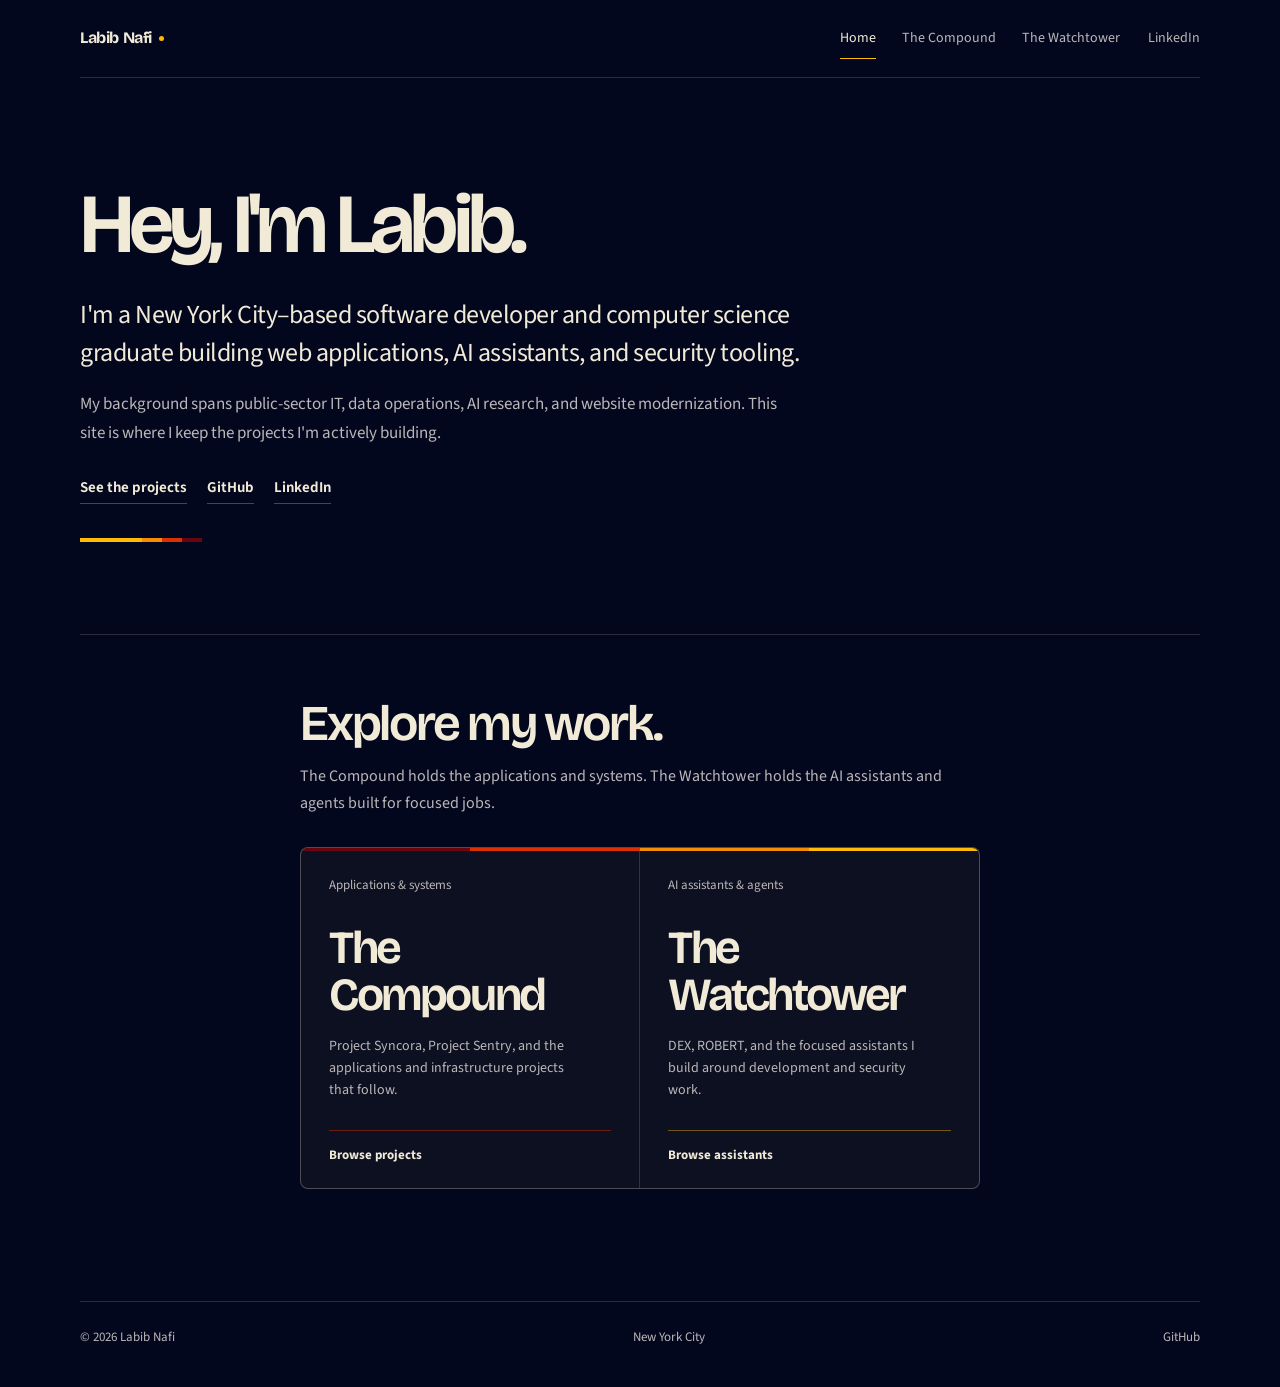
<file: index.html>
<!doctype html>
<html lang="en">
<head>
  <meta charset="utf-8">
  <meta name="viewport" content="width=device-width, initial-scale=1">
  <meta name="theme-color" content="#03071E">
  <meta name="description" content="Labib Nafi is a New York City–based software developer building applications, AI assistants, and cybersecurity projects.">
  <meta property="og:title" content="Labib Nafi — Software developer">
  <meta property="og:description" content="Software, AI assistants, and security projects by Labib Nafi.">
  <meta property="og:type" content="website">
  <title>Labib Nafi — Software Developer</title>
  <link rel="icon" href="assets/favicon.svg" type="image/svg+xml">
  <link rel="preconnect" href="https://fonts.googleapis.com">
  <link rel="preconnect" href="https://fonts.gstatic.com" crossorigin>
  <link href="https://fonts.googleapis.com/css2?family=Bricolage+Grotesque:opsz,wght@12..96,500;12..96,600;12..96,700&family=Source+Sans+3:wght@400;500;600;700&display=swap" rel="stylesheet">
  <link rel="stylesheet" href="css/site.css?v=7">
  <script defer src="js/site.js?v=7"></script>
</head>
<body data-page="home">
  <a class="skip-link" href="#main">Skip to content</a>
  <div class="site-shell">
    <header class="site-header">
      <a class="brand" href="./" aria-label="Labib Nafi, home"><span class="brand-name">Labib Nafi</span></a>
      <nav class="top-nav" aria-label="Main navigation">
        <a aria-current="page" href="./">Home</a>
        <a href="compound.html">The Compound</a>
        <a href="watchtower.html">The Watchtower</a>
      </nav>
      <a class="header-link" href="https://www.linkedin.com/in/labib-n-0ab96a26a/" target="_blank" rel="noopener noreferrer">LinkedIn</a>
    </header>

    <main id="main">
      <section class="home-intro" aria-labelledby="hello-title">
        <h1 id="hello-title">Hey, I'm Labib.</h1>
        <p class="intro-lead">I'm a New York City–based software developer and computer science graduate building web applications, AI assistants, and security tooling.</p>
        <p class="intro-support">My background spans public-sector IT, data operations, AI research, and website modernization. This site is where I keep the projects I'm actively building.</p>
        <nav class="intro-links" aria-label="Portfolio and profile links">
          <a href="#work">See the projects</a>
          <a href="https://github.com/lnafi26" target="_blank" rel="noopener noreferrer">GitHub</a>
          <a href="https://www.linkedin.com/in/labib-n-0ab96a26a/" target="_blank" rel="noopener noreferrer">LinkedIn</a>
        </nav>
      </section>

      <section class="work-section" id="work" aria-labelledby="work-title">
        <div class="work-intro">
          <h2 id="work-title">Explore my work.</h2>
          <p>The Compound holds the applications and systems. The Watchtower holds the AI assistants and agents built for focused jobs.</p>
        </div>
        <div class="work-pair" role="group" aria-label="Explore my two collections of projects">
          <a class="work-half" href="compound.html">
            <span class="work-half-label">Applications &amp; systems</span>
            <span class="work-half-inner">
              <span class="work-half-title">The<br>Compound</span>
              <span class="work-half-description">Project Syncora, Project Sentry, and the applications and infrastructure projects that follow.</span>
            </span>
            <span class="work-half-action">Browse projects</span>
          </a>
          <a class="work-half" href="watchtower.html">
            <span class="work-half-label">AI assistants &amp; agents</span>
            <span class="work-half-inner">
              <span class="work-half-title">The<br>Watchtower</span>
              <span class="work-half-description">DEX, ROBERT, and the focused assistants I build around development and security work.</span>
            </span>
            <span class="work-half-action">Browse assistants</span>
          </a>
        </div>
      </section>
    </main>
    <footer class="site-footer"><span>© <span data-year>2026</span> Labib Nafi</span><span>New York City</span><a href="https://github.com/lnafi26" target="_blank" rel="noopener noreferrer">GitHub</a></footer>
  </div>
</body>
</html>
</file>
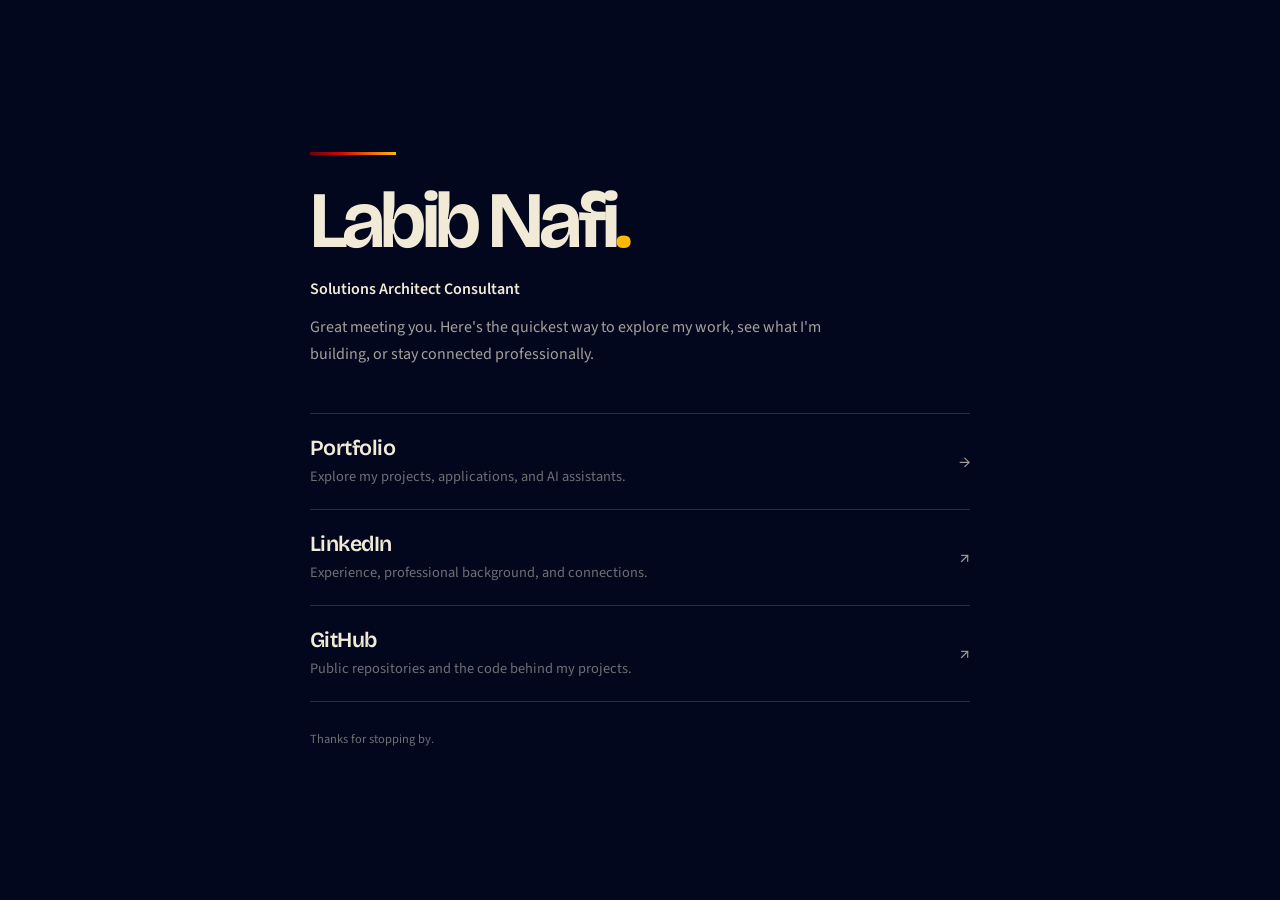
<file: connect/index.html>
<!DOCTYPE html>
<html lang="en">
<head>
  <meta charset="UTF-8" />
  <meta name="viewport" content="width=device-width, initial-scale=1.0" />
  <meta name="theme-color" content="#03071E" />

  <meta
    name="description"
    content="Connect with Labib Nafi — Solutions Architect Consultant."
  />

  <title>Connect | Labib Nafi</title>

  <link rel="preconnect" href="https://fonts.googleapis.com">
  <link rel="preconnect" href="https://fonts.gstatic.com" crossorigin>

  <link
    href="https://fonts.googleapis.com/css2?family=Bricolage+Grotesque:opsz,wght@12..96,500;12..96,600;12..96,700&family=Source+Sans+3:wght@400;500;600&display=swap"
    rel="stylesheet"
  >

  <style>
    :root {
      --ink-black: #03071E;

      --night-bordeaux: #370617;
      --black-cherry: #6A040F;
      --oxblood: #9D0208;
      --brick-ember: #D00000;
      --red-ochre: #DC2F02;
      --cayenne: #E85D04;
      --saffron: #F48C06;
      --orange: #FAA307;
      --amber: #FFBA08;

      --eggshell: #F0EAD6;
      --muted: rgba(240, 234, 214, 0.68);
      --muted-soft: rgba(240, 234, 214, 0.46);

      --line: rgba(240, 234, 214, 0.17);
      --line-strong: rgba(240, 234, 214, 0.28);

      color-scheme: dark;
      font-synthesis: none;
    }

    *,
    *::before,
    *::after {
      box-sizing: border-box;
    }

    html {
      background: var(--ink-black);
    }

    body {
      margin: 0;
      min-width: 320px;
      min-height: 100svh;

      display: grid;
      place-items: center;

      padding: 40px 24px;

      background: var(--ink-black);
      color: var(--eggshell);

      font-family:
        "Source Sans 3",
        system-ui,
        -apple-system,
        BlinkMacSystemFont,
        "Segoe UI",
        sans-serif;

      -webkit-font-smoothing: antialiased;
      text-rendering: optimizeLegibility;
    }

    a {
      color: inherit;
    }

    .connect-shell {
      position: relative;
      width: min(100%, 660px);
      padding-top: 30px;
    }

    /*
      One intentional decorative treatment:
      the site's warm spectrum appears once and nowhere else.
    */
    .connect-shell::before {
      content: "";
      position: absolute;
      top: 0;
      left: 0;

      width: 86px;
      height: 3px;

      background: linear-gradient(
        90deg,
        var(--black-cherry),
        var(--brick-ember),
        var(--cayenne),
        var(--amber)
      );
    }

    .identity {
      padding-bottom: 46px;
    }

    h1 {
      margin: 0;

      font-family:
        "Bricolage Grotesque",
        "Source Sans 3",
        sans-serif;

      font-size: clamp(3rem, 10vw, 5rem);
      font-weight: 650;
      line-height: 0.98;
      letter-spacing: -0.06em;
    }

    .punctuation {
      color: var(--amber);
    }

    .role {
      margin: 18px 0 0;

      color: var(--eggshell);

      font-size: 1rem;
      font-weight: 600;
    }

    .intro {
      max-width: 520px;

      margin: 14px 0 0;

      color: var(--muted);

      font-size: 1rem;
      line-height: 1.65;
    }

    .connect-links {
      border-top: 1px solid var(--line);
    }

    .connect-link {
      min-height: 96px;

      display: grid;
      grid-template-columns: minmax(0, 1fr) auto;
      align-items: center;
      gap: 24px;

      padding: 20px 0;

      border-bottom: 1px solid var(--line);

      text-decoration: none;

      transition:
        border-color 160ms ease,
        color 160ms ease;
    }

    .connect-link:hover {
      border-color: var(--line-strong);
    }

    .link-copy {
      min-width: 0;
    }

    .link-title {
      display: block;

      font-family:
        "Bricolage Grotesque",
        "Source Sans 3",
        sans-serif;

      font-size: 1.35rem;
      font-weight: 600;
      line-height: 1.2;
      letter-spacing: -0.025em;

      transition: color 160ms ease;
    }

    .connect-link:hover .link-title {
      color: var(--amber);
    }

    .link-description {
      display: block;

      margin-top: 5px;

      color: var(--muted-soft);

      font-size: 0.9rem;
      line-height: 1.45;
    }

    .link-arrow {
      color: var(--muted);
      font-size: 1.15rem;
      line-height: 1;

      transition:
        color 160ms ease,
        transform 160ms ease;
    }

    .connect-link:hover .link-arrow {
      color: var(--amber);
      transform: translate(2px, -2px);
    }

    .connect-link.internal:hover .link-arrow {
      transform: translateX(3px);
    }

    .connect-link:focus-visible {
      outline: 3px solid var(--amber);
      outline-offset: 7px;
    }

    .footer-note {
      margin: 28px 0 0;

      color: var(--muted-soft);

      font-size: 0.78rem;
    }

    @media (max-width: 520px) {
      body {
        align-items: start;
        padding: 48px 22px 36px;
      }

      .connect-shell {
        padding-top: 24px;
      }

      .identity {
        padding-bottom: 38px;
      }

      h1 {
        font-size: clamp(3rem, 16vw, 4.3rem);
      }

      .connect-link {
        min-height: 88px;
        gap: 18px;
        padding: 18px 0;
      }

      .link-title {
        font-size: 1.2rem;
      }

      .link-description {
        font-size: 0.84rem;
      }
    }

    @media (prefers-reduced-motion: reduce) {
      *,
      *::before,
      *::after {
        transition-duration: 0.01ms !important;
      }

      .connect-link:hover .link-arrow {
        transform: none;
      }
    }
  </style>
</head>

<body>
  <main class="connect-shell">

    <header class="identity">
      <h1>
        Labib Nafi<span class="punctuation">.</span>
      </h1>

      <p class="role">
        Solutions Architect Consultant
      </p>

      <p class="intro">
        Great meeting you. Here's the quickest way to explore my work,
        see what I'm building, or stay connected professionally.
      </p>
    </header>

    <nav class="connect-links" aria-label="Professional links">

      <a class="connect-link internal" href="../">
        <span class="link-copy">
          <span class="link-title">Portfolio</span>

          <span class="link-description">
            Explore my projects, applications, and AI assistants.
          </span>
        </span>

        <span class="link-arrow" aria-hidden="true">→</span>
      </a>

      <a
        class="connect-link"
        href="https://www.linkedin.com/in/labib-n-0ab96a26a/"
        target="_blank"
        rel="noopener noreferrer"
      >
        <span class="link-copy">
          <span class="link-title">LinkedIn</span>

          <span class="link-description">
            Experience, professional background, and connections.
          </span>
        </span>

        <span class="link-arrow" aria-hidden="true">↗</span>
      </a>

      <a
        class="connect-link"
        href="https://github.com/lnafi26"
        target="_blank"
        rel="noopener noreferrer"
      >
        <span class="link-copy">
          <span class="link-title">GitHub</span>

          <span class="link-description">
            Public repositories and the code behind my projects.
          </span>
        </span>

        <span class="link-arrow" aria-hidden="true">↗</span>
      </a>

    </nav>

    <p class="footer-note">
      Thanks for stopping by.
    </p>

  </main>
</body>
</html>
</file>
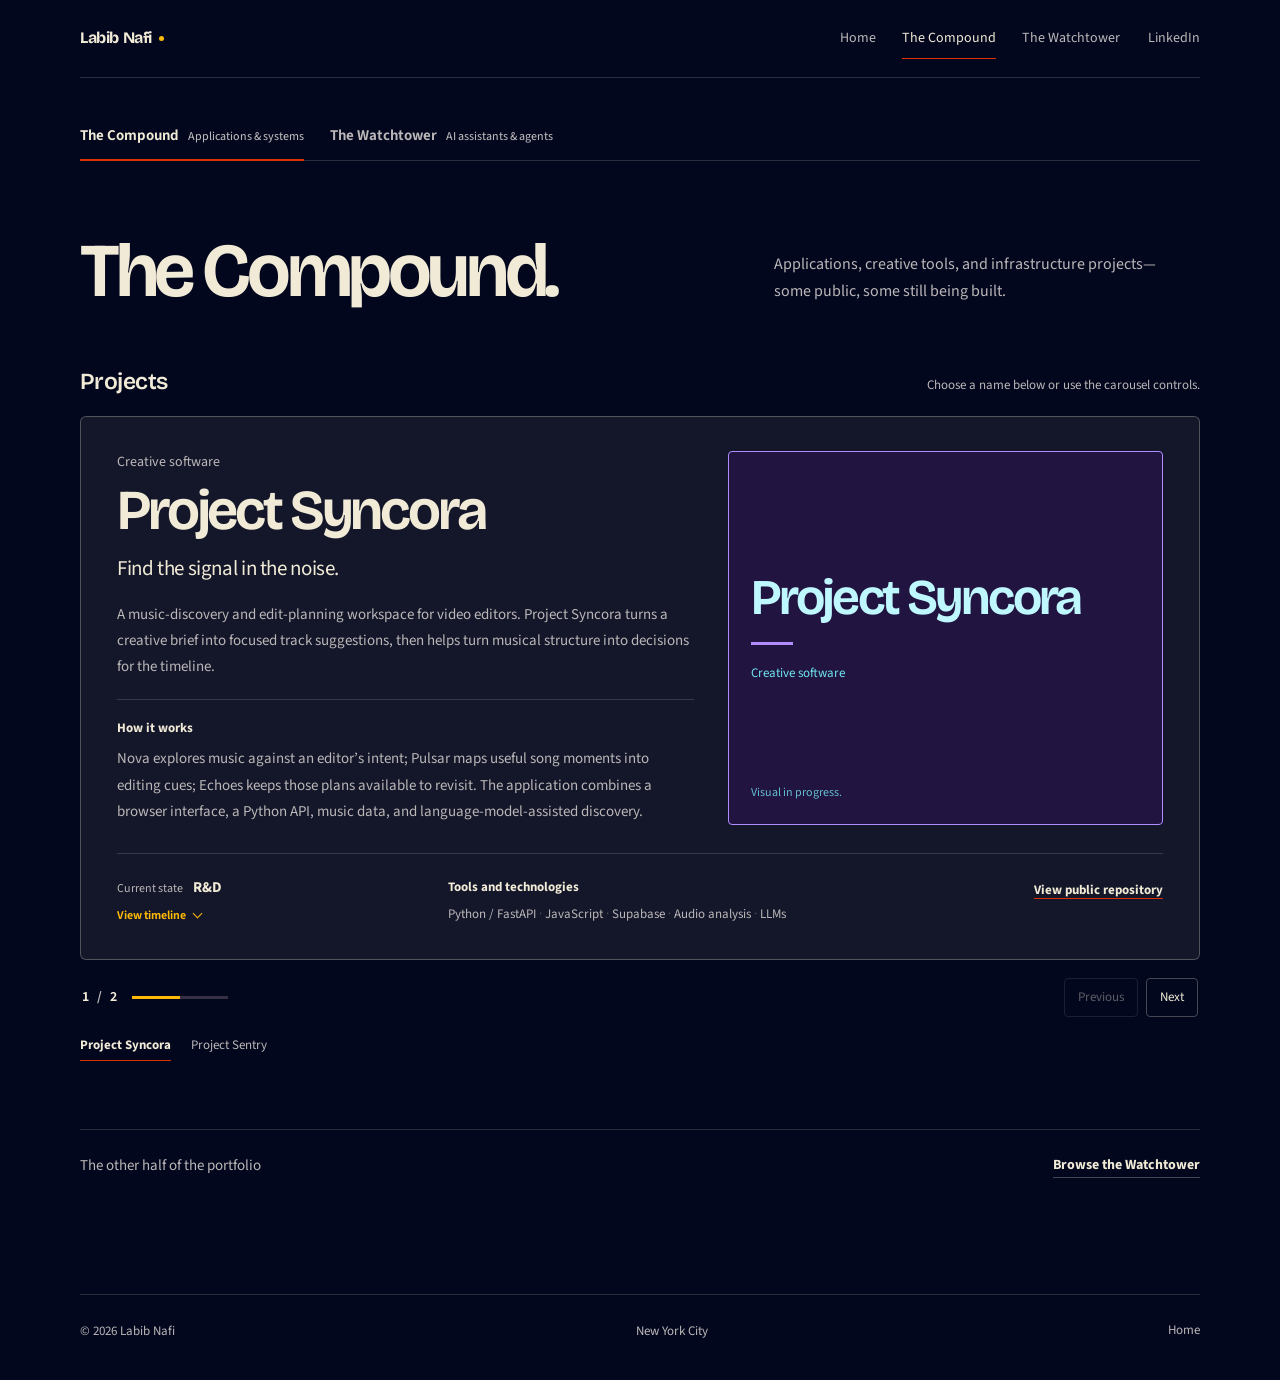
<file: compound.html>
<!doctype html>
<html lang="en">
<head>
  <meta charset="utf-8">
  <meta name="viewport" content="width=device-width, initial-scale=1">
  <meta name="theme-color" content="#03071E">
  <meta name="description" content="Applications, creative tools, and infrastructure projects by Labib Nafi.">
  <title>The Compound — Labib Nafi</title>
  <link rel="icon" href="assets/favicon.svg" type="image/svg+xml">
  <link rel="preconnect" href="https://fonts.googleapis.com">
  <link rel="preconnect" href="https://fonts.gstatic.com" crossorigin>
  <link href="https://fonts.googleapis.com/css2?family=Bricolage+Grotesque:opsz,wght@12..96,500;12..96,600;12..96,700&family=Source+Sans+3:wght@400;500;600;700&display=swap" rel="stylesheet">
  <link rel="stylesheet" href="css/site.css?v=7">
  <script defer src="js/projects.js"></script>
  <script defer src="js/site.js?v=7"></script>
</head>
<body data-page="compound">
  <a class="skip-link" href="#main">Skip to content</a>
  <div class="site-shell">
    <header class="site-header">
      <a class="brand" href="./" aria-label="Labib Nafi, home"><span class="brand-name">Labib Nafi</span></a>
      <nav class="top-nav" aria-label="Main navigation">
        <a href="./">Home</a>
        <a aria-current="page" href="compound.html">The Compound</a>
        <a href="watchtower.html">The Watchtower</a>
      </nav>
      <a class="header-link" href="https://www.linkedin.com/in/labib-n-0ab96a26a/" target="_blank" rel="noopener noreferrer">LinkedIn</a>
    </header>

    <main id="main" class="wing-main" data-collection="compound">
      <nav class="collection-tabs" aria-label="Browse collections">
        <a class="selected" aria-current="page" href="compound.html">The Compound <small>Applications &amp; systems</small></a>
        <a href="watchtower.html">The Watchtower <small>AI assistants &amp; agents</small></a>
      </nav>

      <section class="wing-intro" aria-labelledby="wing-title">
        <h1 id="wing-title">The Compound.</h1>
        <p>Applications, creative tools, and infrastructure projects—some public, some still being built.</p>
      </section>

      <section class="collection-section" aria-labelledby="collection-title">
        <div class="collection-heading"><h2 id="collection-title">Projects</h2><p>Choose a name below or use the carousel controls.</p></div>
        <div class="deck" data-deck tabindex="0" aria-roledescription="carousel" aria-label="Application projects">
          <div class="deck-scene"><div class="deck-camera" data-camera id="project-slides" aria-live="off"></div></div>
          <div class="deck-bottom">
            <div class="deck-progress"><span data-current>1</span><span class="deck-separator">/</span><span data-total>2</span><span class="deck-progress-track"><span data-progress></span></span></div>
            <div class="deck-controls"><button type="button" class="deck-button" data-prev aria-label="Previous project">Previous</button><button type="button" class="deck-button" data-next aria-label="Next project">Next</button></div>
          </div>
        </div>
        <nav class="project-picker" data-picker aria-label="Choose an application project"></nav>
      </section>

      <div class="other-half"><span>The other half of the portfolio</span><a href="watchtower.html">Browse the Watchtower</a></div>
    </main>
    <footer class="site-footer"><span>© <span data-year>2026</span> Labib Nafi</span><span>New York City</span><a href="./">Home</a></footer>
  </div>
</body>
</html>
</file>
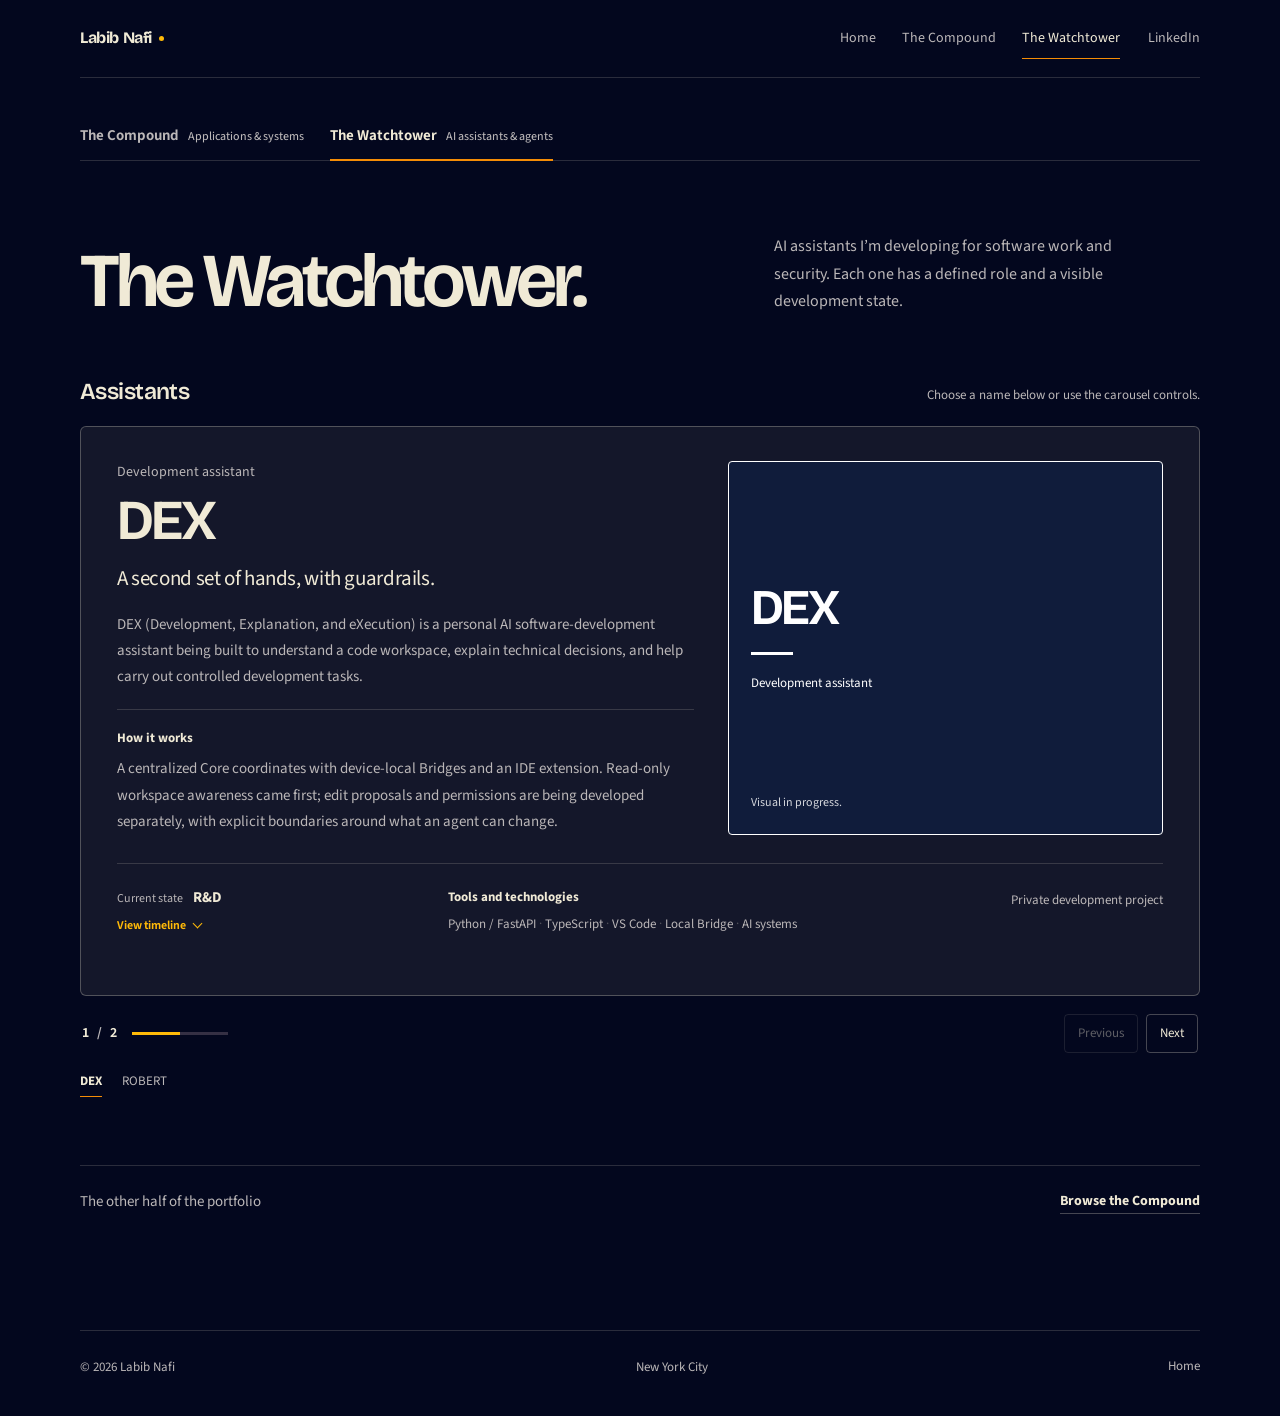
<file: watchtower.html>
<!doctype html>
<html lang="en">
<head>
  <meta charset="utf-8">
  <meta name="viewport" content="width=device-width, initial-scale=1">
  <meta name="theme-color" content="#03071E">
  <meta name="description" content="AI assistants and agents by Labib Nafi.">
  <title>The Watchtower — Labib Nafi</title>
  <link rel="icon" href="assets/favicon.svg" type="image/svg+xml">
  <link rel="preconnect" href="https://fonts.googleapis.com">
  <link rel="preconnect" href="https://fonts.gstatic.com" crossorigin>
  <link href="https://fonts.googleapis.com/css2?family=Bricolage+Grotesque:opsz,wght@12..96,500;12..96,600;12..96,700&family=Source+Sans+3:wght@400;500;600;700&display=swap" rel="stylesheet">
  <link rel="stylesheet" href="css/site.css?v=7">
  <script defer src="js/projects.js"></script>
  <script defer src="js/site.js?v=7"></script>
</head>
<body data-page="watchtower">
  <a class="skip-link" href="#main">Skip to content</a>
  <div class="site-shell">
    <header class="site-header">
      <a class="brand" href="./" aria-label="Labib Nafi, home"><span class="brand-name">Labib Nafi</span></a>
      <nav class="top-nav" aria-label="Main navigation">
        <a href="./">Home</a>
        <a href="compound.html">The Compound</a>
        <a aria-current="page" href="watchtower.html">The Watchtower</a>
      </nav>
      <a class="header-link" href="https://www.linkedin.com/in/labib-n-0ab96a26a/" target="_blank" rel="noopener noreferrer">LinkedIn</a>
    </header>

    <main id="main" class="wing-main" data-collection="watchtower">
      <nav class="collection-tabs" aria-label="Browse collections">
        <a href="compound.html">The Compound <small>Applications &amp; systems</small></a>
        <a class="selected" aria-current="page" href="watchtower.html">The Watchtower <small>AI assistants &amp; agents</small></a>
      </nav>

      <section class="wing-intro" aria-labelledby="wing-title">
        <h1 id="wing-title">The Watchtower.</h1>
        <p>AI assistants I’m developing for software work and security. Each one has a defined role and a visible development state.</p>
      </section>

      <section class="collection-section" aria-labelledby="collection-title">
        <div class="collection-heading"><h2 id="collection-title">Assistants</h2><p>Choose a name below or use the carousel controls.</p></div>
        <div class="deck" data-deck tabindex="0" aria-roledescription="carousel" aria-label="AI assistant projects">
          <div class="deck-scene"><div class="deck-camera" data-camera id="project-slides" aria-live="off"></div></div>
          <div class="deck-bottom">
            <div class="deck-progress"><span data-current>1</span><span class="deck-separator">/</span><span data-total>2</span><span class="deck-progress-track"><span data-progress></span></span></div>
            <div class="deck-controls"><button type="button" class="deck-button" data-prev aria-label="Previous assistant">Previous</button><button type="button" class="deck-button" data-next aria-label="Next assistant">Next</button></div>
          </div>
        </div>
        <nav class="project-picker" data-picker aria-label="Choose an AI assistant"></nav>
      </section>

      <div class="other-half"><span>The other half of the portfolio</span><a href="compound.html">Browse the Compound</a></div>
    </main>
    <footer class="site-footer"><span>© <span data-year>2026</span> Labib Nafi</span><span>New York City</span><a href="./">Home</a></footer>
  </div>
</body>
</html>
</file>
<file: css/site.css>
/*
  Labib Nafi portfolio — v7
  Direction: personal, specific, restrained. The warm spectrum belongs to the site;
  project identity colors are isolated inside .project-media only.
*/
:root {
  --ink-black: #03071E;
  --night-bordeaux: #370617;
  --black-cherry: #6A040F;
  --oxblood: #9D0208;
  --brick-ember: #D00000;
  --red-ochre: #DC2F02;
  --cayenne: #E85D04;
  --saffron: #F48C06;
  --orange: #FAA307;
  --amber: #FFBA08;
  --eggshell: #F0EAD6;
  --muted: #BBB7B8;
  --surface: #0D1021;
  --surface-raised: #14172A;
  --surface-hover: #181B30;
  --line: rgba(240,234,214,.16);
  --line-strong: rgba(240,234,214,.28);
  --section-accent: var(--amber);
  --font-display: "Bricolage Grotesque", "Avenir Next", Avenir, sans-serif;
  --font-body: "Source Sans 3", "Segoe UI", "Helvetica Neue", Arial, sans-serif;
  color-scheme: dark;
  font-synthesis: none;
}
body[data-page="compound"] { --section-accent: var(--red-ochre); }
body[data-page="watchtower"] { --section-accent: var(--saffron); }

*,*::before,*::after{box-sizing:border-box}
html{scroll-behavior:smooth}
body{margin:0;background:var(--ink-black);color:var(--eggshell);font-family:var(--font-body);font-size:16px;line-height:1.62;-webkit-font-smoothing:antialiased;text-rendering:optimizeLegibility}
a{color:inherit;text-decoration:none}
button{font:inherit}
button,a{-webkit-tap-highlight-color:transparent}
a:focus-visible,button:focus-visible,[tabindex]:focus-visible{outline:2px solid var(--amber);outline-offset:4px}
h1,h2,h3,p,figure{margin:0}
.site-shell{width:min(1120px,calc(100% - 64px));margin:auto}
.skip-link{position:absolute;top:-120px;left:16px;z-index:99;padding:8px 12px;background:var(--amber);color:var(--ink-black);border-radius:4px;font-weight:700}
.skip-link:focus{top:12px}

/* Shared navigation: text first, no floating icon container or glass shell. */
.site-header{min-height:78px;display:flex;align-items:center;gap:28px;border-bottom:1px solid var(--line)}
.brand{white-space:nowrap}
.brand-name{font-family:var(--font-display);font-size:16px;font-weight:700;letter-spacing:-.025em}
.brand-name::after{content:"";display:inline-block;width:5px;height:5px;margin-left:7px;border-radius:50%;background:var(--amber);vertical-align:2px}
.top-nav{display:flex;align-items:center;gap:26px;margin-left:auto}
.top-nav a,.header-link{font-size:14px;color:var(--muted);padding:9px 0;border-bottom:1px solid transparent;transition:color .16s,border-color .16s}
.top-nav a:hover,.header-link:hover{color:var(--eggshell)}
.top-nav a[aria-current="page"]{color:var(--eggshell);border-color:var(--section-accent)}
.header-link{white-space:nowrap}

/* Home: short, concrete introduction. No eyebrow label and no oversized CTA buttons. */
.home-intro{max-width:830px;padding:105px 0 92px;position:relative}
.home-intro::after{content:"";display:block;width:62px;height:4px;margin-top:34px;background:var(--amber);box-shadow:20px 0 0 var(--saffron),40px 0 0 var(--red-ochre),60px 0 0 var(--black-cherry)}
.home-intro h1{font-family:var(--font-display);font-size:clamp(52px,7vw,84px);font-weight:650;letter-spacing:-.058em;line-height:1.01}
.intro-lead{font-size:clamp(20px,2.25vw,26px);line-height:1.48;letter-spacing:-.018em;max-width:800px;margin-top:28px}
.intro-support{max-width:720px;margin-top:17px;color:var(--muted);font-size:17px;line-height:1.72}
.intro-links{display:flex;flex-wrap:wrap;gap:20px;margin-top:28px}
.intro-links a{font-size:15px;font-weight:650;padding-bottom:2px;border-bottom:1px solid var(--line-strong);transition:color .16s,border-color .16s}
.intro-links a:hover{color:var(--amber);border-color:var(--amber)}

/* The Compound + Watchtower are one object with two equal halves. */
.work-section{padding:62px 0 112px;border-top:1px solid var(--line)}
.work-intro{width:min(100%,680px);margin:0 auto 30px}
.work-intro h2{font-family:var(--font-display);font-size:clamp(34px,4.1vw,50px);letter-spacing:-.045em;line-height:1.08;font-weight:620}
.work-intro p{margin-top:12px;color:var(--muted);font-size:16px;line-height:1.7;max-width:650px}
.work-pair{width:min(100%,680px);display:grid;grid-template-columns:minmax(0,1fr) minmax(0,1fr);border:1px solid var(--line-strong);border-radius:8px;overflow:hidden;background:var(--surface);position:relative;margin-inline:auto}
.work-pair::before{content:"";position:absolute;inset:0 0 auto;height:3px;background:linear-gradient(90deg,var(--black-cherry) 0 25%,var(--red-ochre) 25% 50%,var(--saffron) 50% 75%,var(--amber) 75% 100%);z-index:1;pointer-events:none}
.work-half{min-width:0;min-height:340px;padding:27px 28px 22px;display:flex;flex-direction:column;transition:background .16s}
.work-half:first-child{border-right:1px solid var(--line)}
.work-half:hover,.work-half:focus-visible{background:var(--surface-hover)}
.work-half-label{font-size:13px;color:var(--muted)}
.work-half-inner{display:flex;flex:1;flex-direction:column;justify-content:center;gap:16px;padding:28px 0}
.work-half-title{font-family:var(--font-display);font-size:clamp(35px,3.75vw,46px);line-height:1.02;letter-spacing:-.052em;font-weight:650;overflow-wrap:anywhere}
.work-half-description{max-width:260px;font-size:14px;color:var(--muted);line-height:1.58}
.work-half-action{display:block;padding-top:14px;border-top:1px solid var(--line);font-size:13px;font-weight:700;color:var(--eggshell)}
.work-half:first-child .work-half-action{border-top-color:rgba(220,47,2,.45)}
.work-half:last-child .work-half-action{border-top-color:rgba(255,186,8,.42)}

.site-footer{display:flex;align-items:center;justify-content:space-between;gap:18px;border-top:1px solid var(--line);color:var(--muted);font-size:13px;padding:25px 0 38px}
.site-footer a{border-bottom:1px solid transparent;transition:color .16s,border-color .16s}
.site-footer a:hover{color:var(--eggshell);border-color:var(--line-strong)}

/* Collection pages: same design system, different content. */
.wing-main{padding:34px 0 92px}
.collection-tabs{display:flex;gap:26px;border-bottom:1px solid var(--line);margin-bottom:0}
.collection-tabs a{display:flex;align-items:baseline;gap:9px;padding:12px 0 11px;color:var(--muted);font-size:15px;font-weight:650;border-bottom:2px solid transparent;margin-bottom:-1px;transition:color .16s,border-color .16s}
.collection-tabs a small{font-size:12px;font-weight:450;color:var(--muted)}
.collection-tabs a.selected{color:var(--eggshell);border-color:var(--section-accent)}
.collection-tabs a:hover:not(.selected){color:var(--eggshell)}

.wing-intro{display:grid;grid-template-columns:minmax(0,1.2fr) minmax(260px,.8fr);gap:54px;align-items:end;padding:72px 0 52px}
.wing-intro h1{font-family:var(--font-display);font-size:clamp(48px,6vw,76px);letter-spacing:-.058em;line-height:1.02;font-weight:650}
.wing-intro p{max-width:390px;color:var(--muted);font-size:16px;line-height:1.72;padding-bottom:5px}
.collection-heading{display:flex;justify-content:space-between;align-items:baseline;gap:18px;margin-bottom:16px}
.collection-heading h2{font-family:var(--font-display);font-size:23px;letter-spacing:-.025em;font-weight:600}
.collection-heading p{font-size:13px;color:var(--muted)}

/* Carousel motion is the site's one deliberately dramatic interaction. */
.deck{padding:0;overflow:hidden}
.deck-scene{overflow:hidden;perspective:1600px}
.deck-camera{display:grid;transform-style:preserve-3d;transform-origin:center;transition:transform 320ms cubic-bezier(.24,.8,.2,1);position:relative}
.deck.is-traveling .deck-camera{transform:scale(.9) rotateY(var(--travel-tilt,-8deg))}
.project-slide{grid-area:1/1;min-width:0;align-self:stretch;background:var(--surface-raised);border:1px solid var(--line-strong);border-radius:6px;transform:translate3d(var(--tx,0),0,var(--tz,0)) rotateY(var(--yaw,0)) scale(var(--scale,1));transition:transform 415ms cubic-bezier(.25,.7,.2,1),opacity 250ms;opacity:.24;pointer-events:none;backface-visibility:hidden;overflow:hidden}
.project-slide.is-active{opacity:1;pointer-events:auto;z-index:3}
.project-slide.is-far{opacity:0}
.project-content{padding:34px 36px;display:flex;flex-direction:column;height:100%;gap:28px}
.project-top{display:none}
.project-body{display:grid;grid-template-columns:minmax(0,1.14fr) minmax(260px,.86fr);gap:34px;align-items:stretch}
.project-copy{min-width:0}
.project-category{font-size:14px;color:var(--muted);margin-bottom:8px}
.project-title{font-family:var(--font-display);font-size:clamp(42px,4.4vw,60px);line-height:1.03;letter-spacing:-.056em;font-weight:650;overflow-wrap:anywhere}
.project-line{font-size:21px;line-height:1.42;letter-spacing:-.018em;margin:14px 0 18px;color:var(--eggshell)}
.project-what,.project-how p{color:var(--muted);font-size:15px;line-height:1.75}
.project-how{margin-top:19px;padding-top:18px;border-top:1px solid var(--line)}
.project-small-label{display:block;margin-bottom:7px;font-size:13px;font-weight:700;color:var(--eggshell)}

/* Project identity boundary. These colors never leak into the shared site chrome. */
.project-media{min-width:0;min-height:320px;background:var(--p-base);color:var(--p-paper);border:1px solid var(--p-accent);border-radius:4px;padding:22px;display:flex;flex-direction:column;overflow:hidden;position:relative}
.project-media-top{display:none}
.project-type-art{display:flex;flex:1;flex-direction:column;align-items:flex-start;justify-content:center;gap:18px;min-width:0}
.project-type-name{display:block;font-family:var(--font-display);font-size:clamp(34px,3.9vw,52px);font-weight:650;line-height:1.02;letter-spacing:-.052em;max-width:100%;overflow-wrap:anywhere}
.project-type-rule{width:42px;height:3px;background:var(--p-accent)}
.project-type-category{font-size:13px;color:var(--p-secondary)}
.project-media figcaption{font-size:12px;color:var(--p-secondary);opacity:.82}
.project-art{width:100%;height:100%;object-fit:contain;max-height:340px;flex:1}

.project-lower{display:grid;grid-template-columns:minmax(220px,.95fr) minmax(260px,1.45fr) minmax(150px,.7fr);gap:28px;align-items:start;padding-top:23px;border-top:1px solid var(--line)}

/* State disclosure: information, not another card inside the card. */
.project-state{min-width:0;align-self:start}
.state-summary{list-style:none;display:grid;grid-template-columns:auto 1fr;column-gap:10px;row-gap:2px;align-items:baseline;cursor:pointer;padding:0;background:none;border:0}
.state-summary::-webkit-details-marker{display:none}
.state-summary-label{font-size:12px;color:var(--muted)}
.state-summary-value{font-size:15px;line-height:1.4;font-weight:700;color:var(--eggshell)}
.state-summary-action{grid-column:1/-1;color:var(--amber);font-size:12px;font-weight:650;margin-top:7px;display:inline-flex;align-items:center;gap:8px;width:max-content;white-space:nowrap;line-height:1.3}
.state-summary-action::after{content:"";display:block;width:7px;height:7px;border-right:1.5px solid currentColor;border-bottom:1.5px solid currentColor;transform:translateY(-2px) rotate(45deg);transition:transform .18s}
.project-state[open] .state-summary-action::after{transform:translateY(2px) rotate(225deg)}
.project-state[open] .state-summary-action{font-size:0}
.project-state[open] .state-summary-action::before{content:"Hide timeline";font-size:12px}
.state-history{padding:14px 0 0 14px;border-left:1px solid var(--section-accent);margin-top:14px}
.state-panel-title{font-size:12px;color:var(--muted);font-weight:650}
.milestone-list{list-style:none;margin:14px 0 0;padding:0}
.milestone-step{display:grid;grid-template-columns:13px minmax(0,1fr);gap:10px;position:relative;padding-bottom:17px}
.milestone-step:not(:last-child)::after{content:"";position:absolute;left:5px;top:11px;bottom:0;width:1px;background:var(--line-strong)}
.milestone-marker{position:relative;z-index:1;width:11px;height:11px;margin-top:4px;border:1.5px solid var(--line-strong);background:var(--surface-raised);border-radius:50%}
.milestone-step.is-current .milestone-marker{border-color:var(--amber);background:var(--amber)}
.milestone-step.is-complete .milestone-marker{border-color:var(--amber)}
.milestone-copy{display:flex;flex-direction:column;gap:1px;min-width:0}
.milestone-name{font-weight:650;font-size:12px;color:var(--eggshell);line-height:1.4}
.milestone-date{font-size:12px;font-variant-numeric:tabular-nums;color:var(--eggshell);line-height:1.5;overflow-wrap:anywhere}
.milestone-step.is-pending .milestone-date{color:var(--muted)}
.milestone-note{font-size:11px;color:var(--muted);line-height:1.45}

/* Technologies read as a compact editorial list rather than a row of chips. */
.tag-row{display:flex;flex-wrap:wrap;column-gap:0;row-gap:5px}
.tag{font-size:13px;line-height:1.5;color:var(--muted)}
.tag:not(:last-child)::after{content:" · ";color:var(--line-strong);white-space:pre}
.project-links{justify-self:end;text-align:right}
.project-outlink{font-size:13px;font-weight:700;text-decoration:underline;text-underline-offset:4px;text-decoration-thickness:1px;text-decoration-color:var(--section-accent)}
.project-outlink:hover{color:var(--eggshell);text-decoration-color:var(--eggshell)}
.project-private{font-size:13px;color:var(--muted)}

.deck-bottom{display:flex;align-items:center;justify-content:space-between;gap:14px;padding:18px 2px 0}
.deck-progress{display:flex;align-items:center;gap:8px;font-size:14px;font-weight:650;font-variant-numeric:tabular-nums}
.deck-separator{color:var(--muted)}
.deck-progress-track{display:block;width:96px;height:3px;background:#353044;overflow:hidden;margin-left:7px}
.deck-progress-track span{height:100%;display:block;background:var(--amber);transition:transform .3s ease,width .3s ease}
.deck-controls{display:flex;gap:8px}
.deck-button{background:transparent;border:1px solid var(--line-strong);border-radius:4px;padding:8px 13px;color:var(--eggshell);font-size:13px;cursor:pointer;transition:border-color .16s,color .16s}
.deck-button:hover:not(:disabled){border-color:var(--amber);color:var(--amber)}
.deck-button:disabled{opacity:.38;cursor:not-allowed}

.project-picker{display:flex;gap:20px;flex-wrap:wrap;margin-top:16px}
.picker-item{display:inline-flex;align-items:center;padding:2px 0 4px;background:none;border:0;border-bottom:1px solid transparent;color:var(--muted);font-size:13px;cursor:pointer;transition:color .16s,border-color .16s}
.picker-item:hover{color:var(--eggshell)}
.picker-item.is-selected{border-color:var(--section-accent);color:var(--eggshell);font-weight:700}
.picker-index,.picker-status{display:none}

.other-half{display:flex;align-items:center;justify-content:space-between;gap:24px;margin-top:68px;padding:24px 0;border-top:1px solid var(--line)}
.other-half span:first-child{font-size:15px;color:var(--muted)}
.other-half a{font-size:14px;font-weight:700;border-bottom:1px solid var(--line-strong)}
.other-half a:hover{color:var(--amber);border-color:var(--amber)}

@media(max-width:940px){
  .project-body{grid-template-columns:1fr}
  .project-media{min-height:250px}
  .project-type-name{font-size:clamp(36px,6vw,54px)}
  .project-lower{grid-template-columns:1fr 1fr}
  .project-links{grid-column:1/-1;justify-self:start;text-align:left}
}

@media(max-width:720px){
  .site-shell{width:min(100% - 32px,1120px)}
  .site-header{min-height:0;padding:16px 0 13px;gap:14px;flex-wrap:wrap}
  .brand-name{font-size:15px}
  .top-nav{order:3;width:100%;justify-content:space-between;gap:12px;margin:0;overflow-x:auto}
  .top-nav a{font-size:13px;padding:7px 0}
  .header-link{margin-left:auto;font-size:13px}
  .home-intro{padding:72px 0 76px}
  .home-intro h1{font-size:clamp(48px,12vw,64px)}
  .intro-lead{font-size:20px}
  .intro-support{font-size:16px}
  .work-section{padding:48px 0 80px}
  .work-intro h2{font-size:37px}
  .work-half{min-height:315px;padding:22px 18px 18px}
  .work-half-title{font-size:clamp(27px,7vw,38px)}
  .work-half-description{font-size:12.5px}
  .work-half-label,.work-half-action{font-size:11.5px}
  .site-footer{flex-wrap:wrap;padding:22px 0;font-size:12px}
  .site-footer span:nth-child(2){display:none}
  .wing-main{padding-top:25px}
  .collection-tabs{gap:18px;overflow-x:auto}
  .collection-tabs a{font-size:14px;white-space:nowrap}
  .collection-tabs a small{display:none}
  .wing-intro{display:block;padding:54px 0 38px}
  .wing-intro h1{font-size:clamp(46px,12vw,64px)}
  .wing-intro p{margin-top:18px;font-size:15px;max-width:560px}
  .collection-heading{display:block}
  .collection-heading p{margin-top:4px}
  .project-content{padding:25px 20px;gap:22px}
  .project-body{gap:24px}
  .project-title{font-size:42px}
  .project-line{font-size:19px}
  .project-what,.project-how p{font-size:14px}
  .project-media{min-height:220px;padding:19px}
  .project-type-name{font-size:40px}
  .project-lower{grid-template-columns:1fr;gap:20px}
  .project-links{grid-column:auto}
  .deck-bottom{padding-top:14px}
  .deck-progress-track{width:58px}
  .deck-button{padding:7px 10px}
  .project-picker{gap:15px;margin-top:13px}
  .other-half{display:block;margin-top:50px}
  .other-half a{display:inline-block;margin-top:8px}
}

@media(max-width:430px){
  .work-pair{grid-template-columns:1fr 1fr}
  .work-half{min-height:300px;padding:19px 13px 15px}
  .work-half-title{font-size:24px}
  .work-half-description{font-size:11.5px;line-height:1.5}
  .work-half-label,.work-half-action{font-size:10.5px}
  .intro-links{gap:15px}
  .deck-progress-track{width:48px}
}

@media(max-width:360px){
  .work-half{padding-inline:10px}
  .work-half-title{font-size:22px}
  .work-half-description{font-size:10.5px}
  .deck-progress-track{display:none}
}

@media(prefers-reduced-motion:reduce){
  html{scroll-behavior:auto}
  *,*::before,*::after{animation-duration:.01ms!important;transition-duration:.01ms!important}
  .deck.is-traveling .deck-camera{transform:none}
}
</file>
